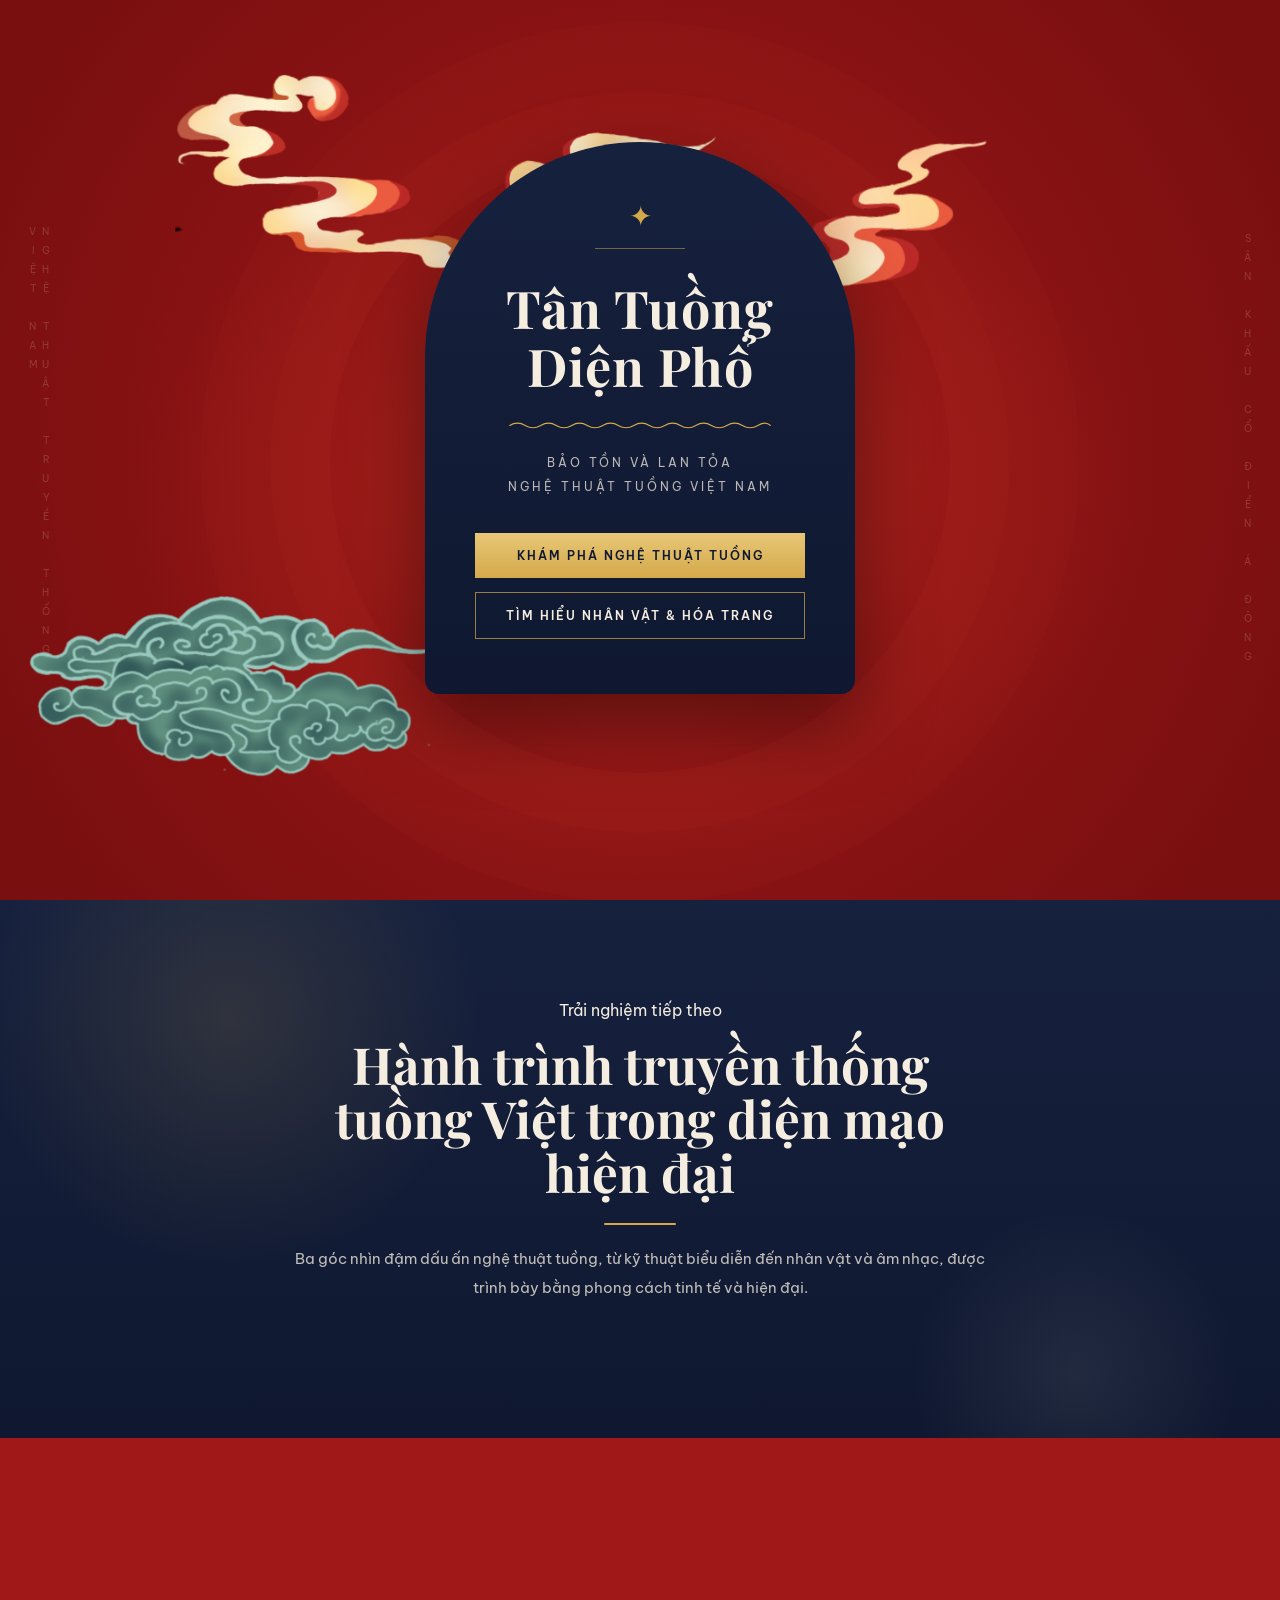
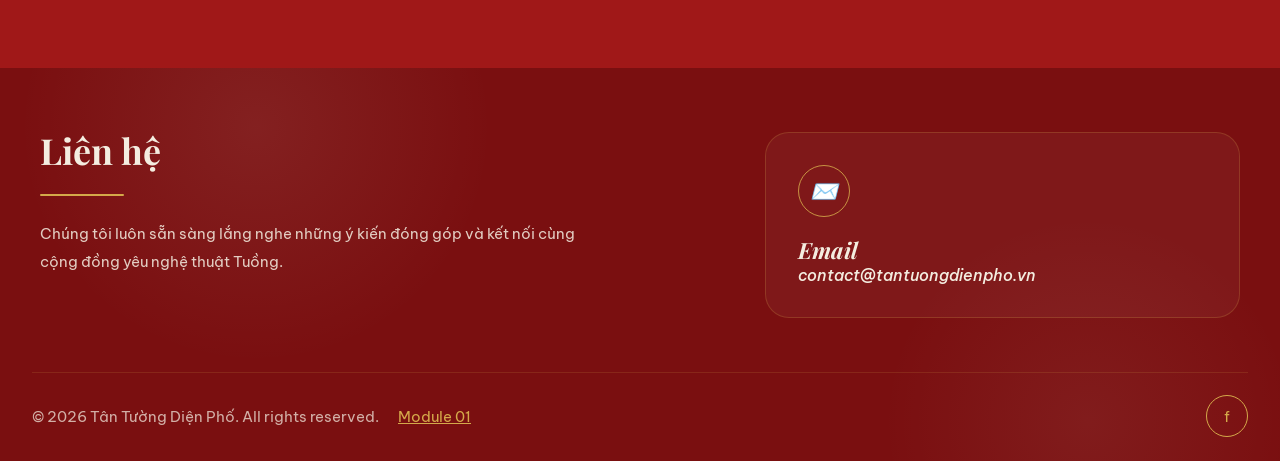
<file: index.html>
<!DOCTYPE html>
<html lang="vi">
<head>
    <meta charset="UTF-8">
    <meta name="viewport" content="width=device-width, initial-scale=1.0">
    <title>Tân Tuồng Diện Phổ</title>
    <link rel="preconnect" href="https://fonts.googleapis.com">
    <link rel="preconnect" href="https://fonts.gstatic.com" crossorigin>
    <link href="https://fonts.googleapis.com/css2?family=Playfair+Display:wght@600;700;800&family=Be+Vietnam+Pro:wght@400;500;600&display=swap" rel="stylesheet">
    <link rel="stylesheet" href="styles.css">
</head>
</head>
<body>
    <section class="hero">
        <!-- Decorative swirls and img-based cloud artwork remain -->
        <img src="img/4.png" alt="" class="png-cloud top-left" aria-hidden="true">
        <img src="img/5.png" alt="" class="png-cloud top-right" aria-hidden="true">
        <img src="img/2.png" alt="" class="png-cloud bottom-left" aria-hidden="true">

        <div class="side-text left">Nghệ thuật truyền thống Việt Nam</div>
        <div class="side-text right">Sân khấu cổ điển Á Đông</div>

        <div class="arch">
            <div class="top-star">✦</div>
            <div class="divider-line"></div>
            <h1>Tân Tuồng<br>Diện Phổ</h1>

            <svg class="wave" viewBox="0 0 340 14" fill="none" xmlns="http://www.w3.org/2000/svg">
                <path d="M2 7 Q 12 1, 22 7 T 42 7 T 62 7 T 82 7 T 102 7 T 122 7 T 142 7 T 162 7 T 182 7 T 202 7 T 222 7 T 242 7 T 262 7 T 282 7 T 302 7 T 322 7 T 338 7"
                      stroke="#d4a94a" stroke-width="1.5" fill="none" stroke-linecap="round"/>
            </svg>

            <div class="subtitle">
                Bảo tồn và lan tỏa<br>
                Nghệ thuật tuồng Việt Nam
            </div>

            <div class="actions">
                <button class="btn btn-primary">Khám phá nghệ thuật tuồng</button>
                <button class="btn btn-outline">Tìm hiểu nhân vật &amp; hóa trang</button>
            </div>
        </div>
    </section>

    <section class="experience-section">
        <div class="experience-shell">
            <div class="experience-intro">
                <div class="section-label">Trải nghiệm tiếp theo</div>
                <h2>Hành trình truyền thống tuồng Việt trong diện mạo hiện đại</h2>
                <div class="experience-divider"></div>
                <p>Ba góc nhìn đậm dấu ấn nghệ thuật tuồng, từ kỹ thuật biểu diễn đến nhân vật và âm nhạc, được trình bày bằng phong cách tinh tế và hiện đại.</p>
            </div>

        </div>
    </section>

    <div class="red-panel"></div>

    <footer class="contact-footer" aria-labelledby="footer-contact-title">
        <div class="footer-shell">
            <div class="footer-heading">
                <h2 id="footer-contact-title">Liên hệ</h2>
                <div class="footer-divider"></div>
                <p class="footer-copy">Chúng tôi luôn sẵn sàng lắng nghe những ý kiến đóng góp và kết nối cùng cộng đồng yêu nghệ thuật Tuồng.</p>
            </div>

            <address class="footer-contact" aria-label="Email contact">
                <div class="contact-icon" aria-hidden="true">✉️</div>
                <div>
                    <h3>Email</h3>
                    <a href="mailto:contact@tantuongdienpho.vn">contact@tantuongdienpho.vn</a>
                </div>
            </address>
        </div>

        <div class="footer-bottom">
            <div>© 2026 Tân Tường Diện Phố. All rights reserved. <a href="module-01.html" style="color: var(--gold); margin-left:16px;">Module 01</a></div>
            <div class="footer-social">
                <a href="https://www.facebook.com/profile.php?id=61590696934069" aria-label="Facebook page" target="_blank" rel="noreferrer noopener">f</a>
            </div>
        </div>
    </footer>
</body>
</html>
</file>
<file: styles.css>
:root {
    --maroon: #a01818;
    --maroon-dark: #7a0f10;
    --navy: #16213e;
    --navy-deep: #0f1830;
    --gold: #d4a94a;
    --gold-light: #e8c777;
    --cream: #f4ede0;
    --header-bg: #141225;
    --arch-offset: -30px;
}

* {
    margin: 0;
    padding: 0;
    box-sizing: border-box;
}

body {
    font-family: 'Be Vietnam Pro', sans-serif;
    background: var(--maroon);
    color: var(--cream);
    overflow-x: hidden;
}

header {
    position: fixed;
    top: 0;
    left: 0;
    right: 0;
    height: 56px;
    background: var(--header-bg);
    display: flex;
    align-items: center;
    justify-content: space-between;
    padding: 0 32px;
    z-index: 100;
    border-bottom: 1px solid rgba(212, 169, 74, 0.15);
}

.hero {
    position: relative;
    min-height: 100vh;
    padding: 26px 0 30px;
    background:
        radial-gradient(ellipse at center 55%, rgba(180, 40, 30, 0.55) 0%, transparent 55%),
        radial-gradient(circle at center, var(--maroon) 0%, var(--maroon-dark) 90%);
    display: flex;
    align-items: center;
    justify-content: center;
    overflow: hidden;
}

.hero::before {
    content: "";
    position: absolute;
    top: 50%;
    left: 50%;
    width: 620px;
    height: 620px;
    transform: translate(-50%, -48%);
    border-radius: 50%;
    background: radial-gradient(circle, rgba(200, 60, 40, 0.4) 0%, transparent 70%);
    box-shadow:
        0 0 0 60px rgba(200, 60, 40, 0.06),
        0 0 0 130px rgba(200, 60, 40, 0.05);
    pointer-events: none;
}

.side-text {
    position: absolute;
    top: 50%;
    transform: translateY(-50%);
    writing-mode: vertical-rl;
    text-orientation: upright;
    font-size: 10px;
    letter-spacing: 6px;
    color: rgba(244, 237, 224, 0.18);
    text-transform: uppercase;
    user-select: none;
}

.side-text.left { left: 26px; }
.side-text.right { right: 26px; }

/* PNG decorative clouds (use images from /img) */
.png-cloud {
    position: absolute;
    pointer-events: none;
    user-select: none;
    object-fit: contain;
    height: auto;
    z-index: 2; /* below .arch (z-index:5) */
}

/* Top-left: img/4.png — slightly overflow left edge */
.png-cloud.top-left {
    left: 270px;
    top: 40px;
    width: clamp(340px, 36vw, 380px);
    transform: scale(1.5);
    transform-origin: center center;
}

/* Top-right: img/5.png */
.png-cloud.top-right {
    right: 380px;
    top: 210px;
    width: clamp(180px, 18vw, 220px);
    transform: rotate(-5deg) scale(2);
    transform-origin: center center;
}

/* Bottom-left base: img/2.png (teal cloud) */
.png-cloud.bottom-left {
    left: 10px;
    bottom: -30px; /* moved up 50px */
    width: clamp(380px, 44vw, 450px);
    z-index: 2;
}

/* Bottom-left small overlay (removed) */

/* Responsive: reduce cloud sizes to ~65% on small screens */
@media (max-width: 768px) {
    .png-cloud.top-left { width: clamp(220px, 30vw, 250px); left: 290px; top: 24px; transform: scale(1.5); transform-origin: center center; }
    .png-cloud.top-right { width: clamp(120px, 22vw, 150px); right: 280px; top: 140px; transform: rotate(-5deg) scale(2); transform-origin: center center; }
    .png-cloud.bottom-left { width: clamp(240px, 45vw, 300px); left: 50px; bottom: 10px; }
    /* .png-cloud.bottom-left-small removed */
}
.arch {
    position: relative;
    z-index: 5;
    width: 430px;
    max-width: 90vw;
    padding: 60px 50px 55px;
    background: linear-gradient(180deg, var(--navy) 0%, var(--navy-deep) 100%);
    border-radius: 215px 215px 14px 14px;
    box-shadow: 0 30px 80px rgba(0, 0, 0, 0.45);
    text-align: center;
    transform: translateY(var(--arch-offset));
}

.arch .top-star {
    color: var(--gold);
    font-size: 28px;
    line-height: 1;
}

.arch .divider-line {
    width: 90px;
    height: 1px;
    background: rgba(212, 169, 74, 0.5);
    margin: 18px auto 30px;
}

.arch h1 {
    font-family: 'Playfair Display', serif;
    font-weight: 700;
    font-size: 52px;
    line-height: 1.1;
    color: var(--cream);
    letter-spacing: 1px;
}

.wave {
    width: 340px;
    max-width: 80%;
    margin: 26px auto 20px;
    display: block;
}

.arch .subtitle {
    font-size: 12px;
    letter-spacing: 3px;
    color: rgba(244, 237, 224, 0.75);
    text-transform: uppercase;
    line-height: 2;
}

.arch .actions {
    margin-top: 34px;
    display: flex;
    flex-direction: column;
    gap: 14px;
}

.btn {
    padding: 15px 20px;
    font-size: 12px;
    font-weight: 600;
    letter-spacing: 2px;
    text-transform: uppercase;
    cursor: pointer;
    font-family: inherit;
    transition: all 0.25s ease;
}

.btn-primary {
    background: linear-gradient(180deg, var(--gold-light), var(--gold));
    border: none;
    color: var(--navy-deep);
}

.btn-primary:hover {
    filter: brightness(1.08);
    transform: translateY(-2px);
}

.btn-outline {
    background: transparent;
    border: 1px solid rgba(212, 169, 74, 0.7);
    color: var(--cream);
}

.btn-outline:hover {
    background: rgba(212, 169, 74, 0.12);
    border-color: var(--gold);
}

.contact-footer {
    position: relative;
    background: var(--maroon-dark);
    color: var(--cream);
    overflow: hidden;
    padding: 64px 32px 24px;
}

.contact-footer::before {
    content: "";
    position: absolute;
    inset: 0;
    background: radial-gradient(circle at 20% 15%, rgba(244, 237, 224, 0.08), transparent 22%),
                radial-gradient(circle at 85% 90%, rgba(244, 237, 224, 0.06), transparent 18%);
    pointer-events: none;
    z-index: 0;
}

.contact-footer .footer-shell {
    position: relative;
    z-index: 1;
    max-width: 1200px;
    margin: 0 auto;
    display: grid;
    grid-template-columns: 1.3fr 0.9fr;
    gap: 38px;
    align-items: start;
}

.contact-footer h2 {
    font-family: 'Playfair Display', serif;
    font-weight: 700;
    font-size: clamp(2rem, 2.8vw, 3.4rem);
    line-height: 1.05;
    margin: 0;
}

.footer-heading {
    margin-bottom: 20px;
}

.footer-divider {
    width: 84px;
    height: 2px;
    margin: 24px 0 24px 0;
    background: var(--gold);
    border-radius: 999px;
}

.footer-copy {
    max-width: 560px;
    color: rgba(244, 237, 224, 0.85);
    line-height: 1.9;
    font-size: 15px;
    margin: 0;
}

.footer-contact {
    border: 1px solid rgba(212, 169, 74, 0.22);
    border-radius: 24px;
    padding: 32px;
    display: grid;
    gap: 18px;
    background: rgba(255, 255, 255, 0.04);
}

.footer-contact .contact-icon {
    width: 52px;
    height: 52px;
    display: grid;
    place-items: center;
    border: 1px solid rgba(212, 169, 74, 0.85);
    border-radius: 50%;
    color: var(--gold);
    font-size: 22px;
}

.footer-contact h3 {
    font-family: 'Playfair Display', serif;
    margin: 0;
    font-size: 1.4rem;
}

.footer-contact a {
    color: var(--cream);
    text-decoration: none;
    font-weight: 500;
    transition: color 0.2s ease;
}

.footer-contact a:hover {
    color: var(--gold);
}

.footer-bottom {
    position: relative;
    z-index: 1;
    display: flex;
    align-items: center;
    justify-content: space-between;
    border-top: 1px solid rgba(212, 169, 74, 0.15);
    margin-top: 54px;
    padding-top: 22px;
    font-size: 0.94rem;
    color: rgba(244, 237, 224, 0.72);
}

.footer-social {
    display: flex;
    align-items: center;
}

.footer-social a {
    width: 42px;
    height: 42px;
    border: 1px solid var(--gold);
    border-radius: 50%;
    display: grid;
    place-items: center;
    color: var(--gold);
    transition: transform 0.2s ease, background 0.2s ease;
    text-decoration: none;
}

.footer-social a:hover {
    transform: scale(1.05);
    background: rgba(212, 169, 74, 0.12);
}

@media (max-width: 1024px) {
    .contact-footer .footer-shell {
        grid-template-columns: 1fr;
    }

    .footer-bottom {
        flex-direction: column;
        align-items: center;
        gap: 18px;
        text-align: center;
    }

    .footer-social {
        justify-content: center;
    }
}

@media (max-width: 768px) {
    .experience-section {
        padding: 60px 20px 0;
    }

    .contact-footer {
        padding: 52px 20px 24px;
    }

    .footer-contact {
        padding: 28px;
    }

    .footer-heading {
        text-align: center;
    }

    .footer-copy {
        margin-left: auto;
        margin-right: auto;
    }

    .footer-bottom {
        padding-top: 18px;
    }
}

.red-panel {
    position: relative;
    width: 100vw;
    min-height: calc(100vh - 670px);
    background: var(--maroon);
    left: 50%;
    transform: translateX(-50%);
}

.experience-section {
    position: relative;
    padding: 100px 0 80px;
    background: linear-gradient(180deg, var(--navy) 0%, var(--navy-deep) 100%);
    overflow: hidden;
}

.experience-section::before {
    content: "";
    position: absolute;
    inset: 0;
    background: radial-gradient(circle at 18% 22%, rgba(212, 169, 74, 0.14), transparent 22%),
                radial-gradient(circle at 84% 88%, rgba(244, 237, 224, 0.08), transparent 14%);
    pointer-events: none;
    z-index: 0;
}

.experience-shell {
    position: relative;
    z-index: 1;
    max-width: 1200px;
    margin: 0 auto;
}

.experience-intro {
    max-width: 720px;
    margin: 0 auto 56px;
    text-align: center;
    opacity: 0;
    transform: translateY(18px);
    animation: fadeUp 0.7s ease forwards;
    animation-delay: 0.2s;
}

.experience-intro h2 {
    font-family: 'Playfair Display', serif;
    font-weight: 700;
    font-size: clamp(2.6rem, 4vw, 3.8rem);
    line-height: 1.05;
    margin-top: 18px;
}

.experience-intro p {
    margin-top: 20px;
    color: rgba(244, 237, 224, 0.78);
    font-size: 15px;
    line-height: 1.9;
}

.experience-divider {
    width: 72px;
    height: 2px;
    background: var(--gold);
    border-radius: 999px;
    margin: 24px auto 0;
}

.feature-grid {
    display: grid;
    grid-template-columns: repeat(3, minmax(0, 1fr));
    gap: 28px;
}

.feature-card {
    position: relative;
    background: rgba(255, 255, 255, 0.05);
    border: 1px solid rgba(212, 169, 74, 0.18);
    border-radius: 28px;
    padding: 34px 30px;
    min-height: 340px;
    display: flex;
    flex-direction: column;
    justify-content: space-between;
    box-shadow: 0 24px 60px rgba(0, 0, 0, 0.18);
    transition: transform 0.3s ease, box-shadow 0.3s ease;
    opacity: 0;
    transform: translateY(24px);
    animation: fadeUp 0.7s ease forwards;
}

.feature-card:nth-child(1) { animation-delay: 0.35s; }
.feature-card:nth-child(2) { animation-delay: 0.5s; }
.feature-card:nth-child(3) { animation-delay: 0.65s; }

.feature-card:hover {
    transform: translateY(-8px);
    box-shadow: 0 36px 90px rgba(0, 0, 0, 0.22);
}

.feature-icon {
    width: 56px;
    height: 56px;
    display: grid;
    place-items: center;
    margin-bottom: 24px;
    border-radius: 18px;
    background: rgba(212, 169, 74, 0.14);
    color: var(--gold);
    font-size: 28px;
}

.feature-card h3 {
    font-family: 'Playfair Display', serif;
    font-size: 1.45rem;
    margin-bottom: 14px;
}

.feature-card p {
    color: rgba(244, 237, 224, 0.77);
    line-height: 1.9;
    margin: 0;
}

.card-btn {
    margin-top: 30px;
    width: fit-content;
}

.section-spark {
    position: absolute;
    width: 10px;
    height: 10px;
    border-radius: 50%;
    background: rgba(212, 169, 74, 0.8);
    filter: blur(0.6px);
    opacity: 0.9;
    pointer-events: none;
    z-index: 0;
}

.section-spark.s1 {
    top: 24%;
    left: 12%;
}

.section-spark.s2 {
    bottom: 22%;
    right: 14%;
    width: 14px;
    height: 14px;
    opacity: 0.75;
}

@keyframes fadeUp {
    to {
        opacity: 1;
        transform: translateY(0);
    }
}

@media (prefers-reduced-motion: reduce) {
    .experience-intro,
    .feature-card {
        animation: none !important;
        transition: none !important;
        transform: none !important;
    }
}

.help {
    position: fixed;
    bottom: 20px;
    right: 20px;
    width: 34px;
    height: 34px;
    border-radius: 50%;
    background: var(--navy);
    color: var(--cream);
    border: 1px solid rgba(244, 237, 224, 0.3);
    display: flex;
    align-items: center;
    justify-content: center;
    font-size: 15px;
    cursor: pointer;
    z-index: 100;
}

@media (max-width: 1024px) {
    .feature-grid {
        grid-template-columns: 1fr 1fr;
    }
}

@media (max-width: 768px) {
    nav, .btn-header { display: none; }
    .arch h1 { font-size: 38px; }
    .side-text { display: none; }
    .experience-section {
        padding: 60px 20px 80px;
    }
    .feature-grid {
        grid-template-columns: 1fr;
    }
}
</file>
